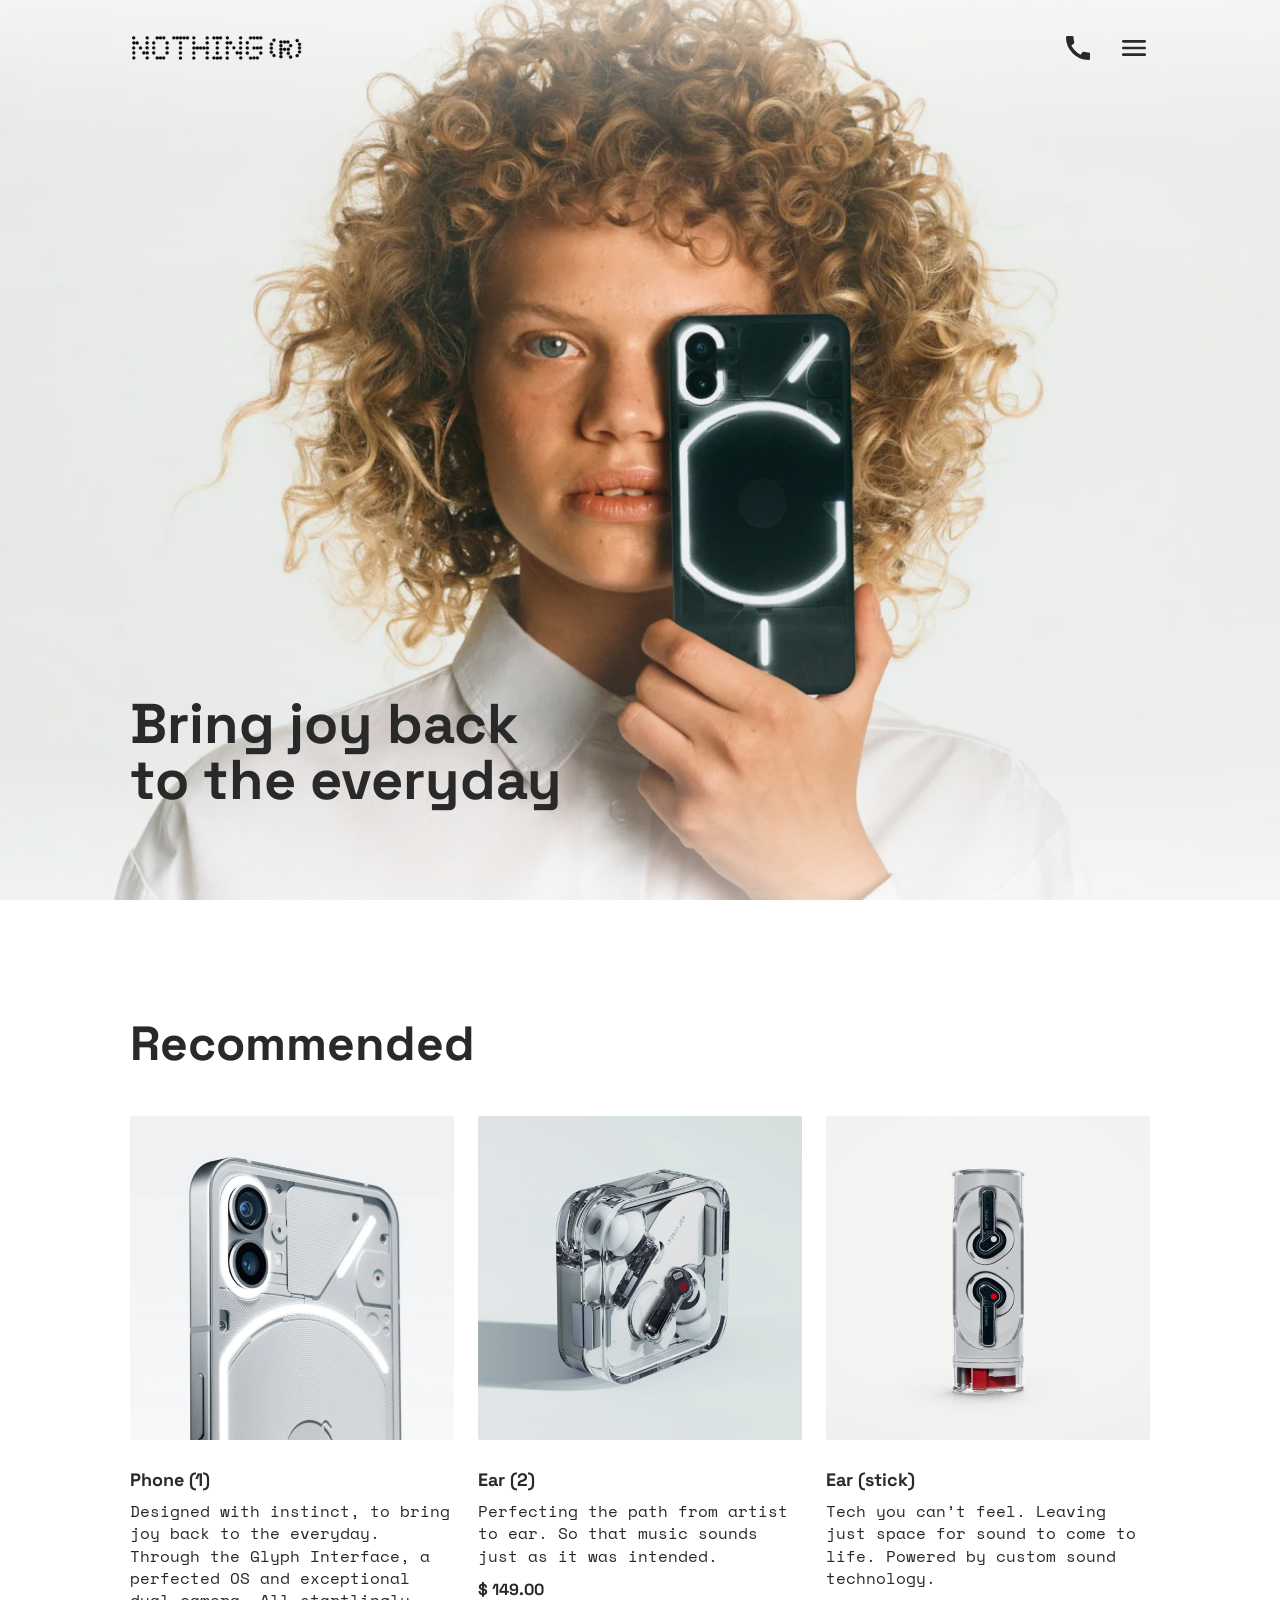
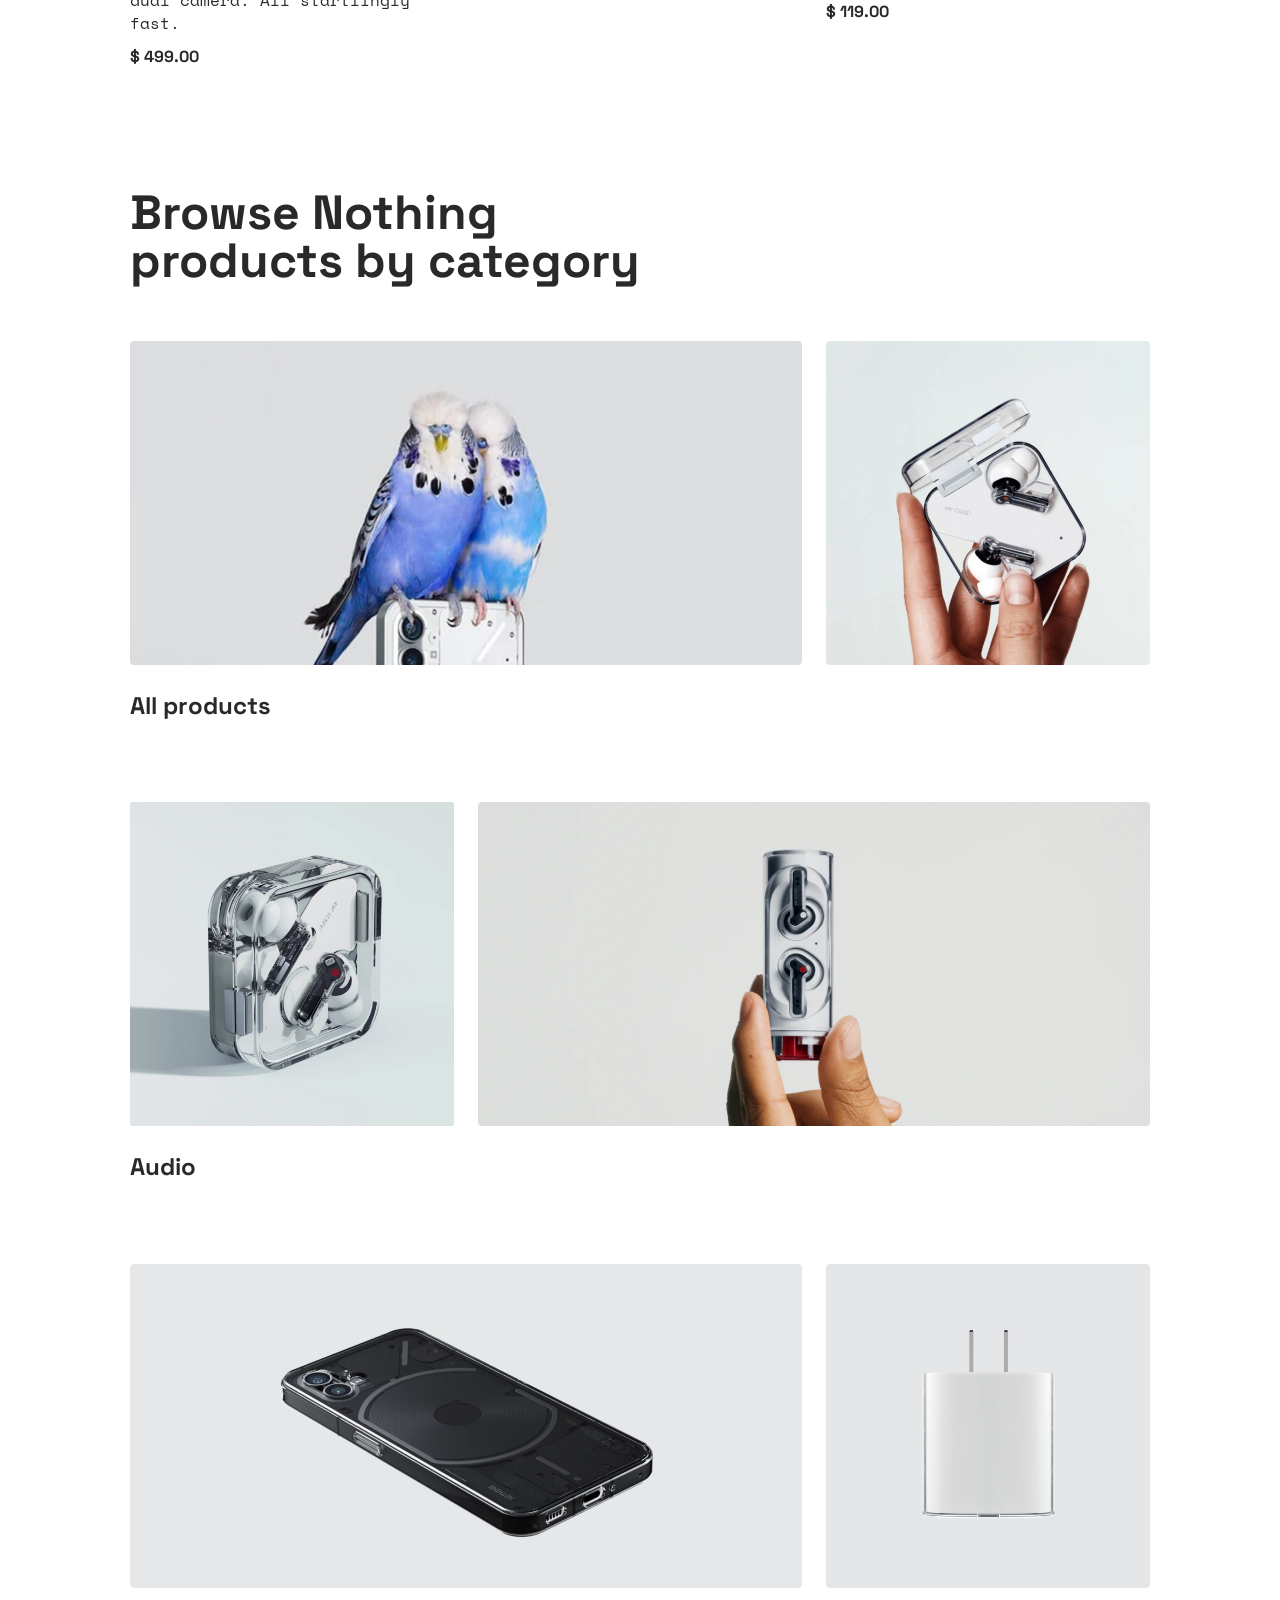
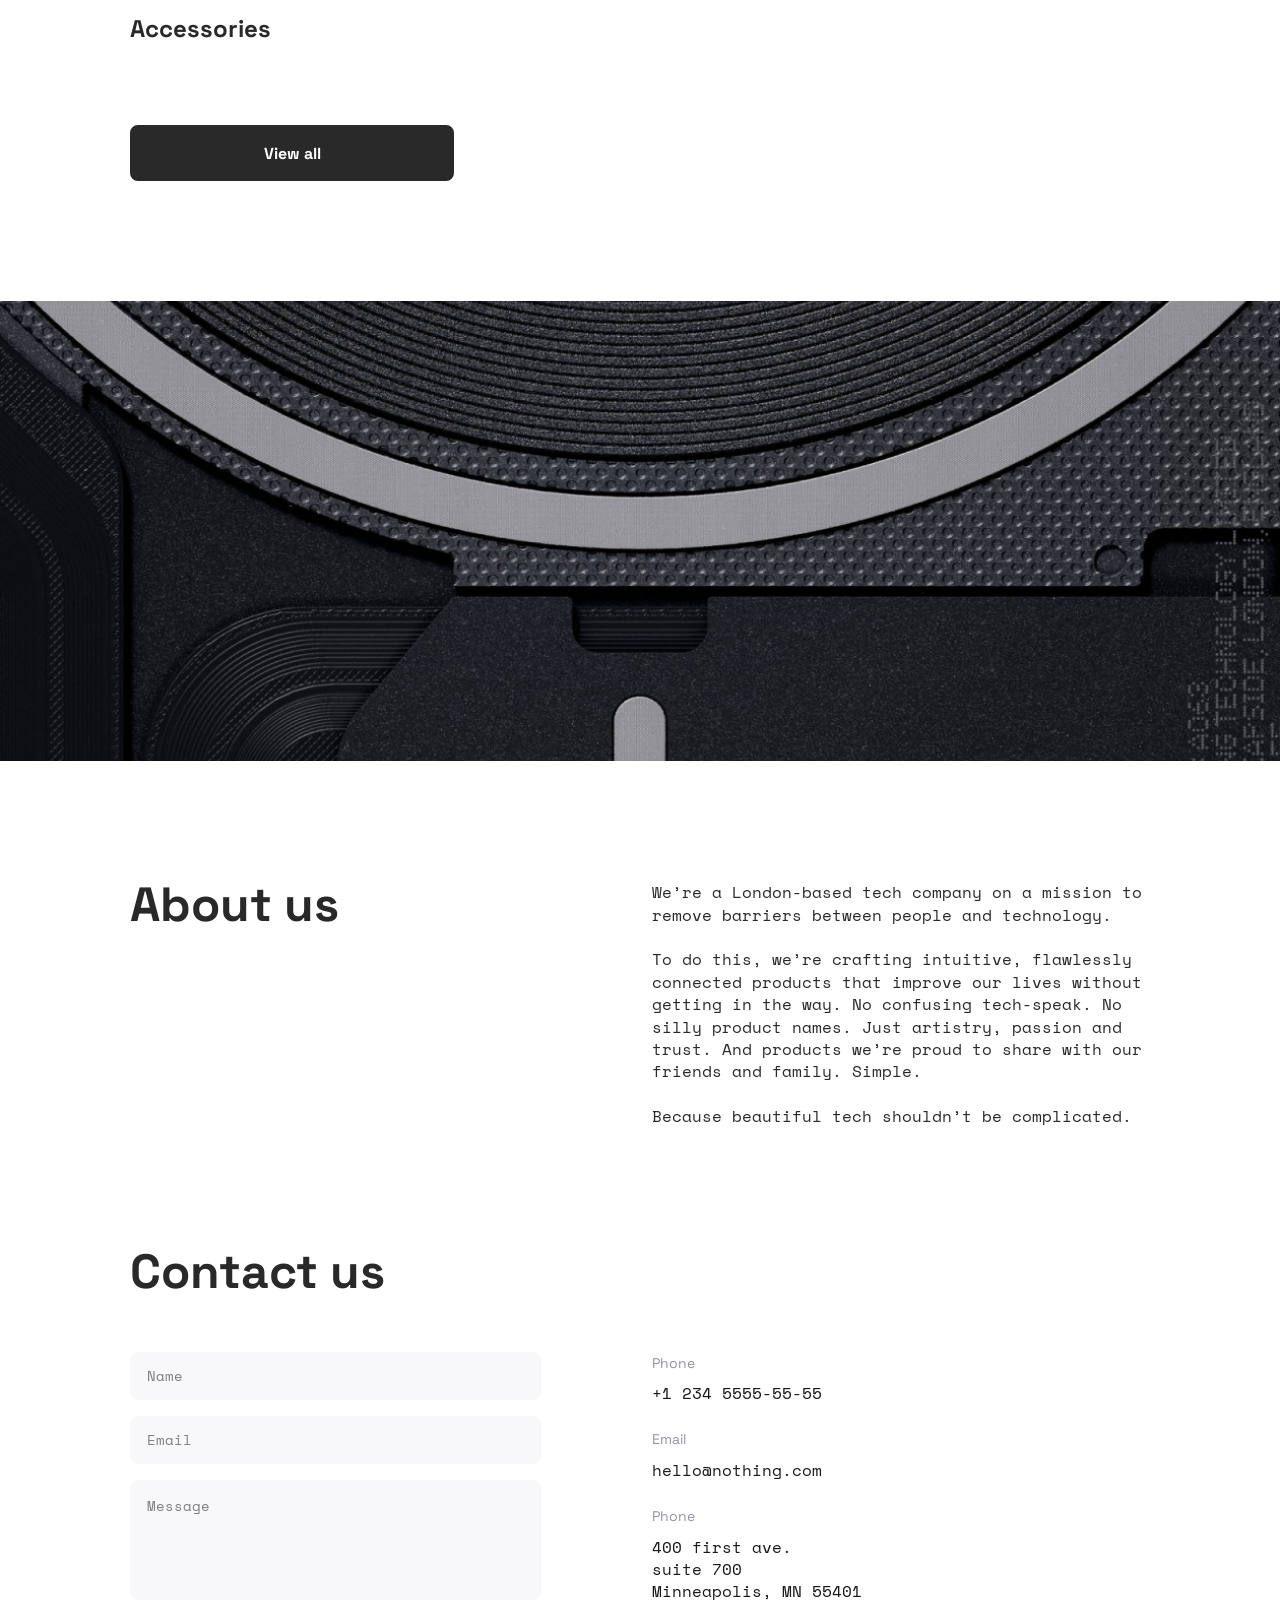
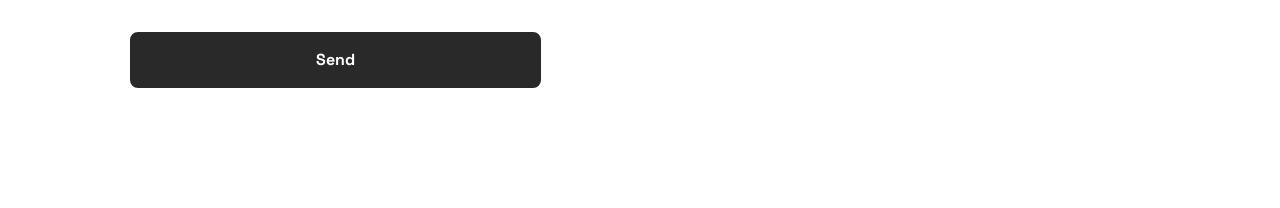
<file: index.html>
<!DOCTYPE html><html lang="en" class="page"><head><meta charset="UTF-8"><meta name="viewport" content="width=device-width, initial-scale=1.0"><title>Nothing(r)</title><link rel="shortcut icon" type="image/png" href="phone.cbb2e457.png"><link rel="stylesheet" href="main.7684e6df.css"><link rel="preconnect" href="https://fonts.googleapis.com"><link rel="preconnect" href="https://fonts.gstatic.com" crossorigin="anonymous"><link href="https://fonts.googleapis.com/css2?family=Space+Mono&display=swap" rel="stylesheet"><link href="https://fonts.googleapis.com/css2?family=Space+Grotesk:wght@700&family=Space+Mono&display=swap" rel="stylesheet"><script src="main.807e431f.js" defer></script></head><body class="page__body"> <header class="header"> <div class="container"> <div class="header__content"> <div class="header__top"> <div class="top-bar"> <a href="#" class="top-bar__logo-link"> <img src="Logo.f8baba95.png" alt="Nothing logo" class="top-bar__logo-img"> </a> <div class="top-bar__icons"> <div class="animation-handler"> <a href="tel:+1 234 5555-55-55" class="icon icon--phone animation-handler__icon"></a> <div class="animation-handler__number">+1 234 5555-55-55</div> </div> <a href="#menu" class="icon icon--menu"></a> </div> </div> </div> <div class="header__bottom"> <h1 class="title title--animated title--header animated"> Bring joy back <br> to the everyday </h1> </div> </div> </div> </header> <aside class="menu page__menu" id="menu"> <div class="container"> <div class="menu__top"> <div class="top-bar"> <a href="#" class="top-bar__logo-link"> <img src="Logo.f8baba95.png" alt="Nothing logo" class="top-bar__logo-img"> </a> <a href="#" class="icon icon--close"></a> </div> </div> <div class="menu__bottom"> <nav class="nav menu__nav"> <ul class="nav__list"> <li class="nav__item"> <a href="#recommended" class="nav__link title"> Products </a> </li> <li class="nav__item"> <a href="#store" class="nav__link title"> Store </a> </li> <li class="nav__item"> <a href="#about-us" class="nav__link title"> About us </a> </li> <li class="nav__item"> <a href="#contact-us" class="nav__link title"> Contact us </a> </li> </ul> </nav> <div class="menu__contacts"> <a href="tel:+1 234 5555-55-55" class="menu__phone-number">+1 234 5555-55-5</a> <a href="tel:+1 234 5555-55-55" class="menu__call-to-order">call to order</a> </div> </div> </div> </aside> <main class="main page__main"> <div class="container"> <section class="main__section recommended" id="recommended"> <h2 class="recommended__title title title--animated animated">Recommended</h2> <div class="recommended__products"> <article class="recommended__product product animated"> <a href="#" class="product__link"> <img src="phone.cbb2e457.png" alt="Phone" class="product__img"> <h3 class="product__title">Phone (1)</h3> </a> <p class="product__description"> Designed with instinct, to bring joy back to the everyday. Through the Glyph Interface, a perfected OS and exceptional dual camera. All startlingly fast. </p> <p class="product__price">$ 499.00</p> </article> <article class="recommended__product product animated"> <a href="#" class="product__link"> <img src="ear.e2eb79b2.png" alt="Phone" class="product__img"> <h3 class="product__title">Ear (2)</h3> </a> <p class="product__description"> Perfecting the path from artist to ear. So that music sounds just as it was intended. </p> <p class="product__price">$ 149.00</p> </article> <article class="recommended__product product animated"> <a href="#" class="product__link"> <img src="ear-stik-small.20ed0bf4.png" alt="Phone" class="product__img"> <h3 class="product__title">Ear (stick)</h3> </a> <p class="product__description"> Tech you can’t feel. Leaving just space for sound to come to life. Powered by custom sound technology. </p> <p class="product__price">$ 119.00</p> </article> </div> </section> <section class="main__section store animated" id="store"> <h2 class="title store__title animated"> Browse Nothing <br> products by category </h2> <div class="store__content"> <article class="store__section animated"> <div class="store__images"> <a href="#" class="store__img-link store__img-link--wide"> <img src="birds.d73205f3.png" alt="product sample" class="store__img"> </a> <a href="#" class="store__img-link store__img-link--square"> <img src="ear-in-arm.1a45406b.png" alt="product sample" class="store__img"> </a> </div> <a href="#store" class="store__link"> <h3 class="store__section-title">All products</h3> </a> </article> <article class="store__section animated"> <div class="store__images"> <a href="#" class="store__img-link store__img-link--square"> <img src="ear.e2eb79b2.png" alt="product sample" class="store__img"> </a> <a href="#" class="store__img-link store__img-link--wide"> <img src="ear-stick-big.736e6fba.png" alt="product sample" class="store__img"> </a> </div> <a href="#store" class="store__link"> <h3 class="store__section-title">Audio</h3> </a> </article> <article class="store__section animated"> <div class="store__images"> <a href="#" class="store__img-link store__img-link--wide"> <img src="blakc-phone-big.cbabb11c.png" alt="product sample" class="store__img"> </a> <a href="#" class="store__img-link store__img-link--square"> <img src="charge.3f415655.png" alt="product sample" class="store__img"> </a> </div> <a href="#store" class="store__link"> <h3 class="store__section-title">Accessories</h3> </a> </article> <a href="#store" class="store__btn button">View all</a> </div> </section> </div> <div class="separator page__separator"> </div> <div class="container"> <section class="main__section main__section--animated animated about-us" id="about-us"> <h2 class="about-us__title title">About us</h2> <article class="about-us__article"> <p class="about-us__p"> We’re a London-based tech company on a mission to remove barriers between people and technology. </p> <p class="about-us__p"> To do this, we’re crafting intuitive, flawlessly connected products that improve our lives without getting in the way. No confusing tech-speak. No silly product names. Just artistry, passion and trust. And products we’re proud to share with our friends and family. Simple. </p> <p class="about-us__p"> Because beautiful tech shouldn’t be complicated. </p> </article> </section> <section class="main__section main__section--animated animated contact-us" id="contact-us"> <h2 class="title contact-us__title">Contact us</h2> <div class="contact-us__content"> <form action="post" class="contact-us__form form" onsubmit="this.reset(); return false;"> <input type="text" id="name" placeholder="Name" class="form__item form__item--input" required> <input type="email" id="email" placeholder="Email" class="form__item form__item--input" required> <textarea name="message" id="message" placeholder="Message" class="form__item form__item--textarea" required></textarea> <button type="submit" class="form__btn button">Send</button> </form> <address class="contact-us__contacts"> <p class="contact-us__text">Phone</p> <a href="tel:+1 234 5555-55-55" class="contact-us__link">+1 234 5555-55-55</a> <p class="contact-us__text">Email</p> <a href="mailto:hello@nothing.com" class="contact-us__link">hello@nothing.com</a> <p class="contact-us__text">Phone</p> <a href="https://maps.app.goo.gl/jxtaTXYVizsdFdtV6" class="contact-us__link" target="_blank"> 400 first ave. <br> suite 700 <br> Minneapolis, MN 55401 </a> </address> </div> </section> </div> </main> </body></html>
</file>
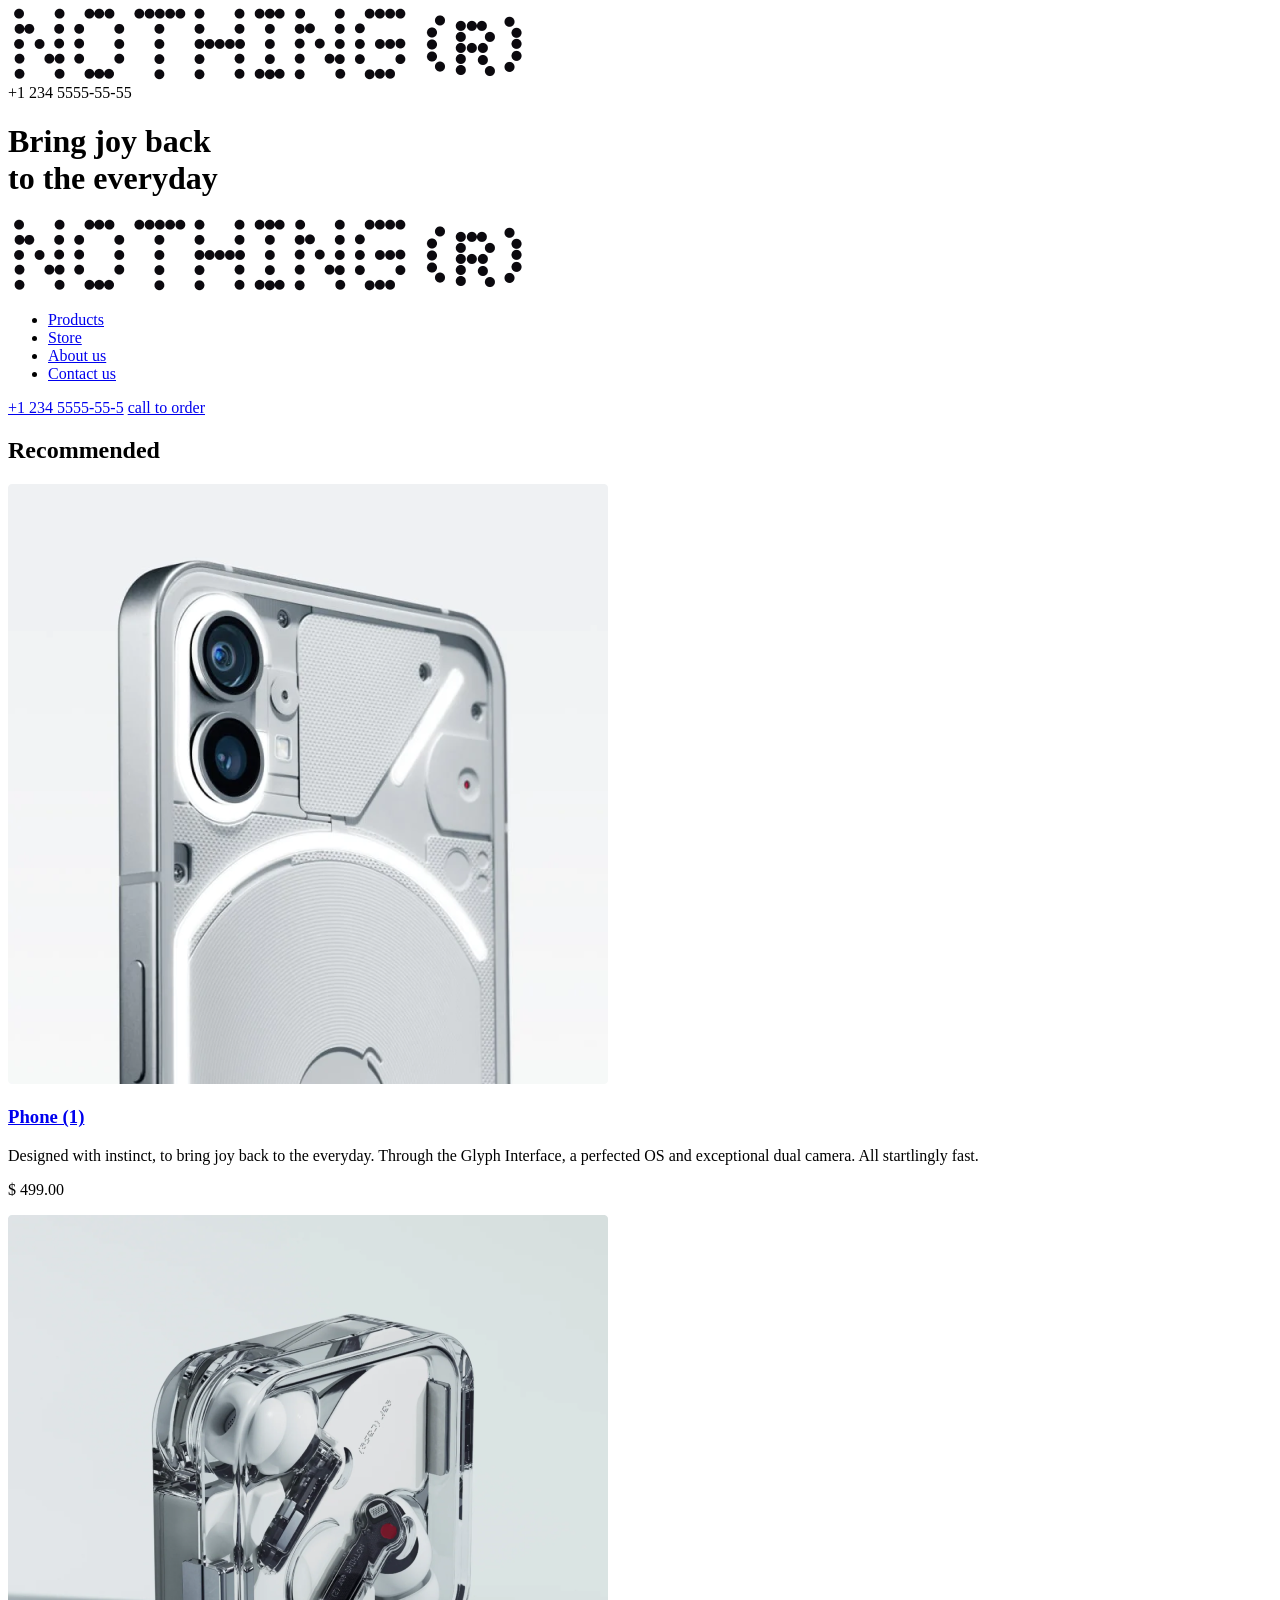
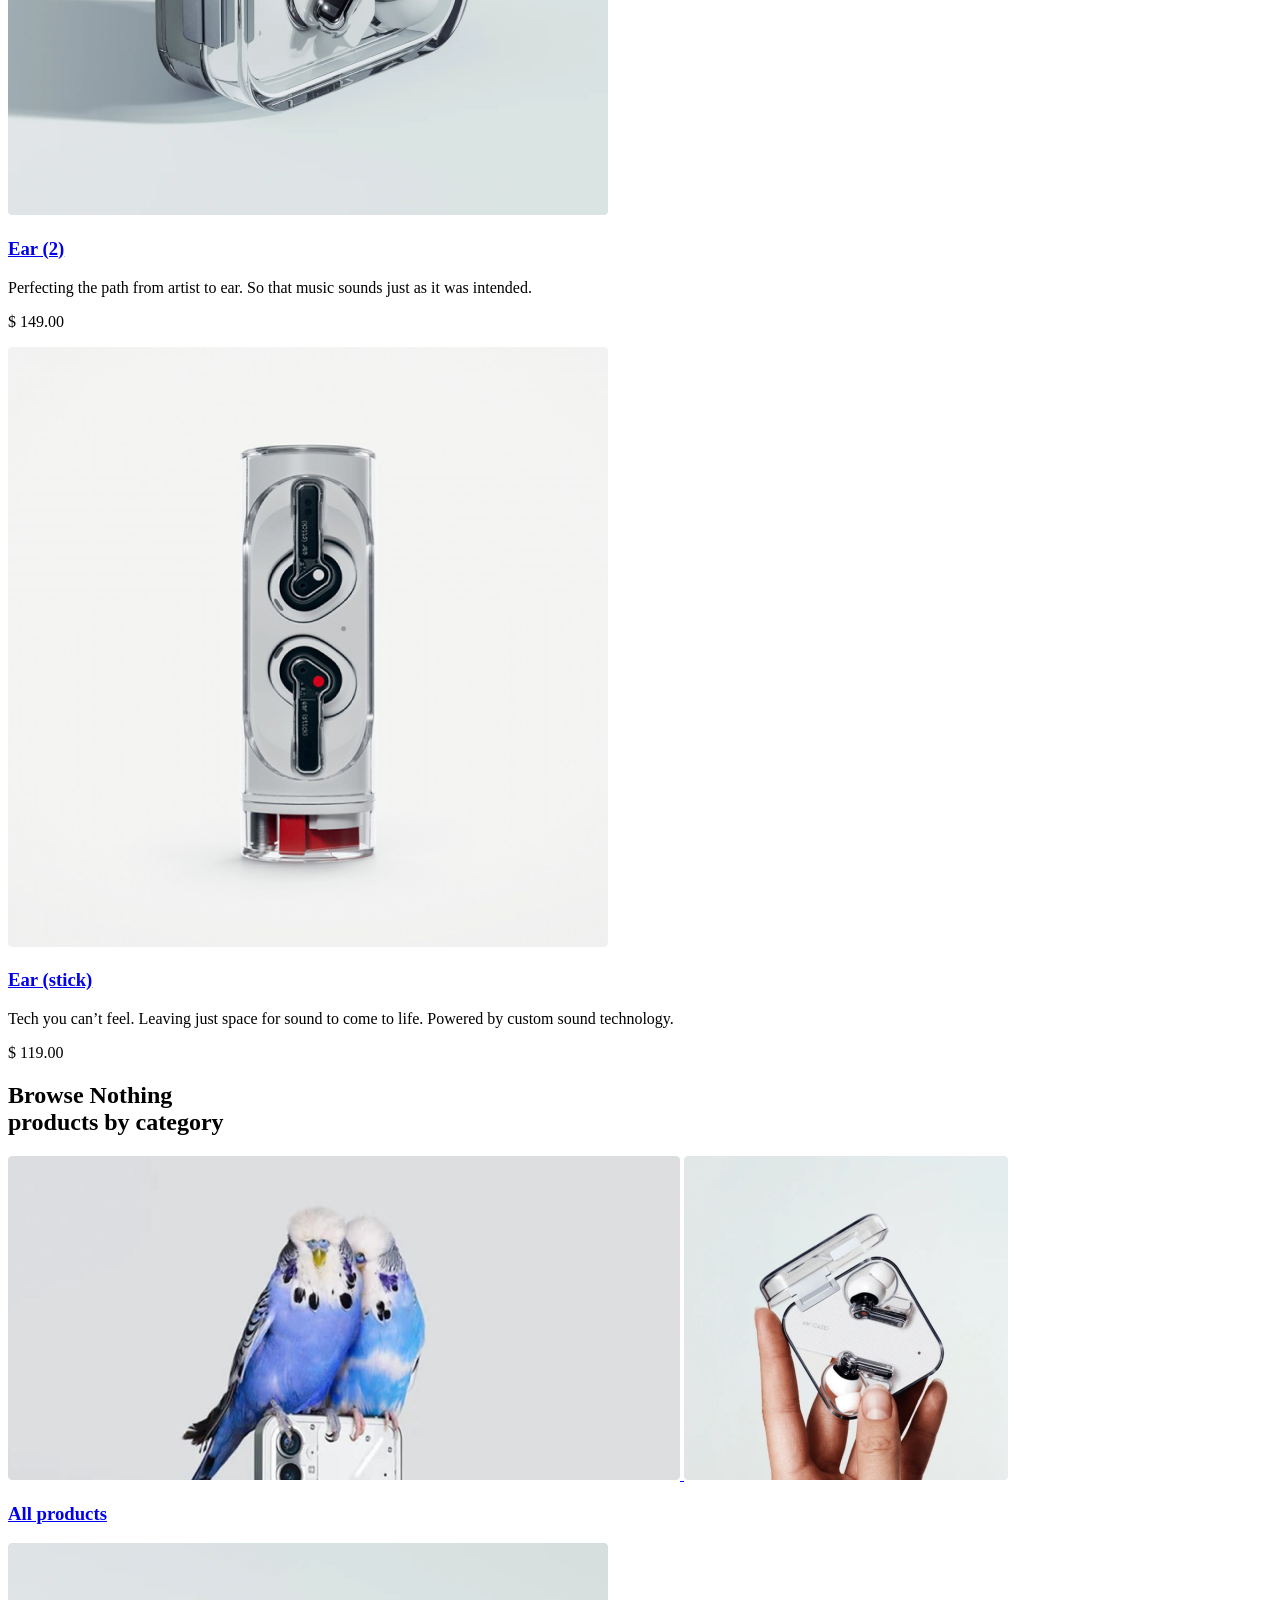
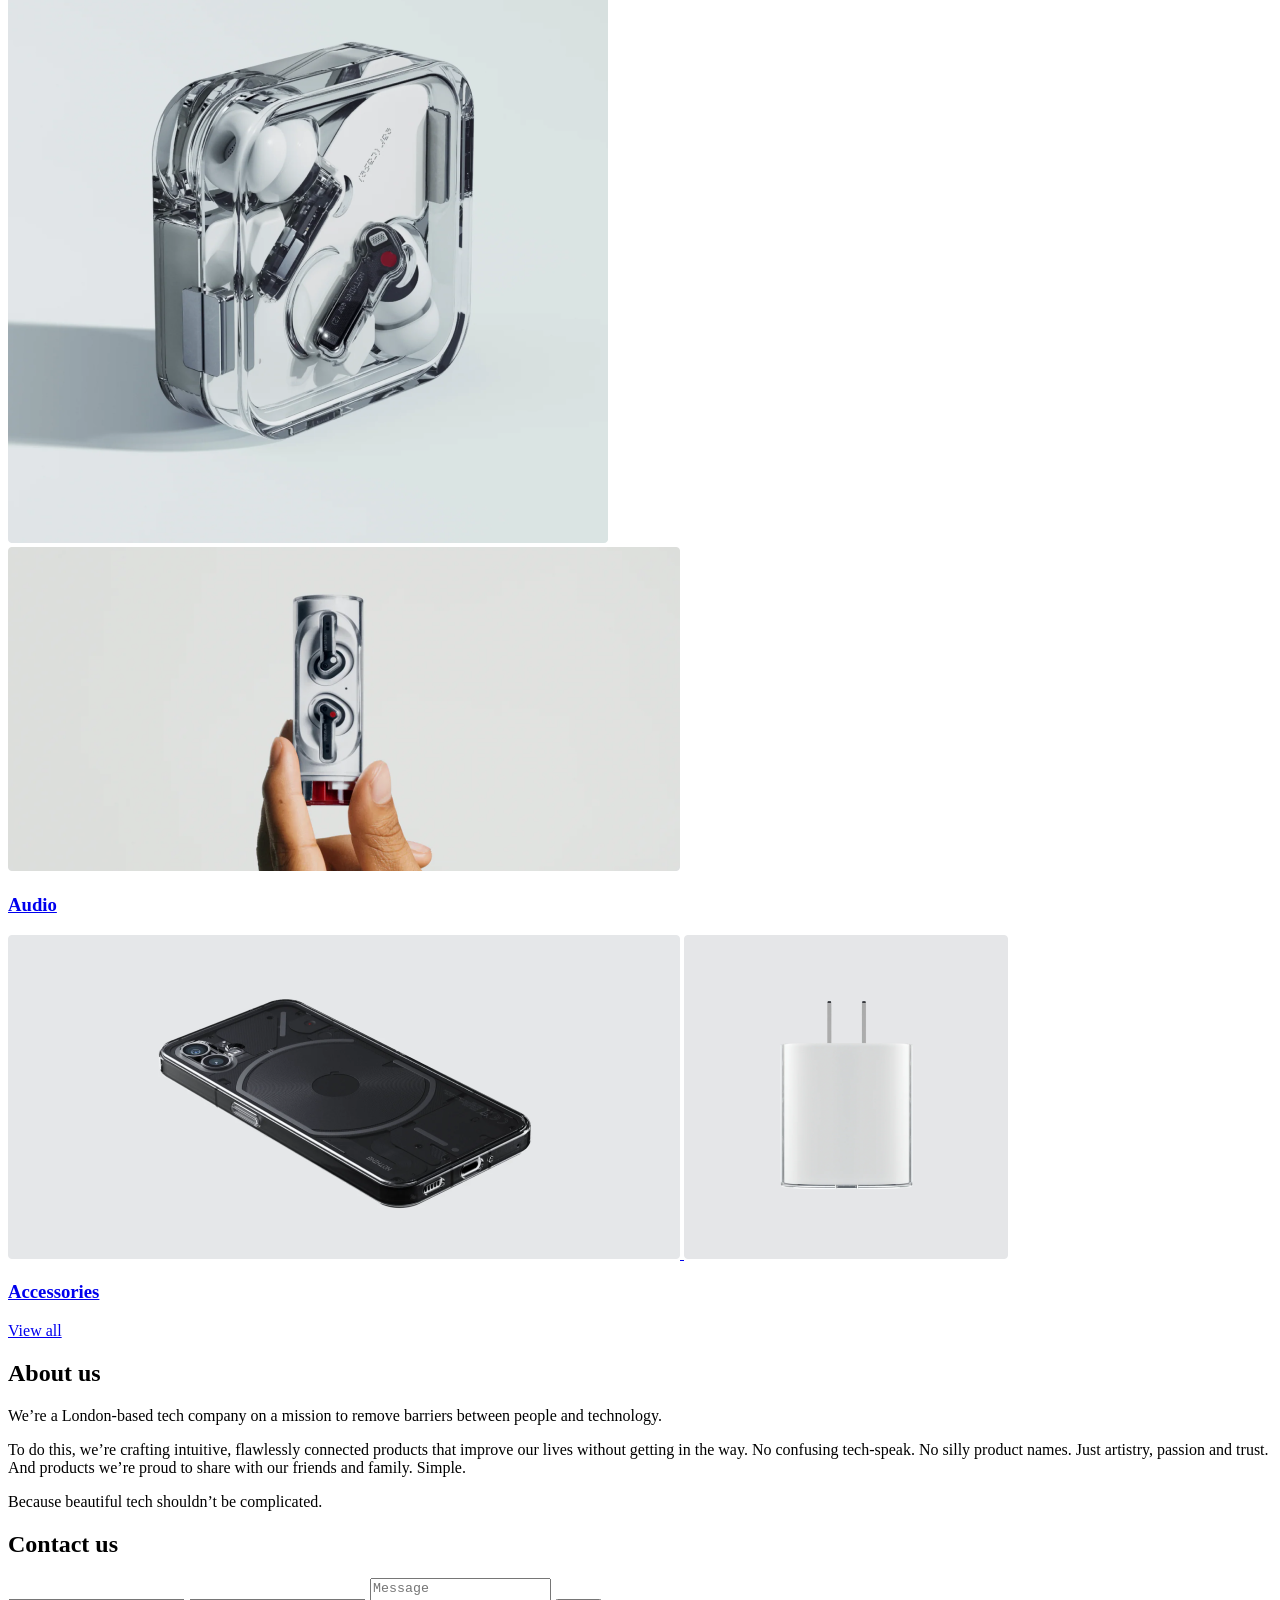
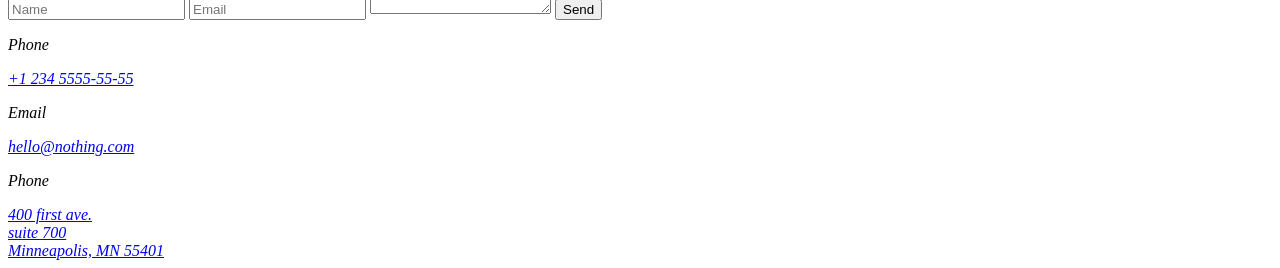
<file: src/index.html>
<!DOCTYPE html>
<html lang="en" class="page">
  <head>
    <meta charset="UTF-8">
    <meta name="viewport" content="width=device-width, initial-scale=1.0">
    <title>Nothing(r)</title>
    <link
      rel="shortcut icon"
      type="image/png"
      href="./images/phone.png"
    >
    <link rel="stylesheet" href="./styles/main.scss">
    <link rel="preconnect" href="https://fonts.googleapis.com">
    <link
      rel="preconnect"
      href="https://fonts.gstatic.com"
      crossorigin="anonymous"
    >
    <link href="https://fonts.googleapis.com/css2?family=Space+Mono&display=swap" rel="stylesheet">
    <link href="https://fonts.googleapis.com/css2?family=Space+Grotesk:wght@700&family=Space+Mono&display=swap"
      rel="stylesheet">
    <script src="scripts/main.js" defer></script>
  </head>
  <body class="page__body">
    <header class="header">
      <div class="container">
        <div class="header__content">
          <div class="header__top">
            <div class="top-bar">
              <a href="#" class="top-bar__logo-link">
                <img 
                  src="./images/Logo.png"
                  alt="Nothing logo"
                  class="top-bar__logo-img"
                >
              </a>

              <div class="top-bar__icons">
                <div class="animation-handler">
                  <a href="tel:+1 234 5555-55-55" class="icon icon--phone animation-handler__icon"></a>
                  <div class="animation-handler__number">+1 234 5555-55-55</div>
                </div>

                <a href="#menu" class="icon icon--menu"></a>
              </div>
            </div>
          </div>
          <div class="header__bottom">
            <h1 class="title title--animated title--header animated">
              Bring joy back
              <br>
              to the everyday
            </h1>
          </div>
        </div>
      </div>
    </header>

    <aside class="menu page__menu" id="menu">
      <div class="container">
        <div class="menu__top">
          <div class="top-bar">
            <a href="#" class="top-bar__logo-link">
              <img
                src="./images/Logo.png"
                alt="Nothing logo"
                class="top-bar__logo-img"
              >
            </a>
            <a href="#" class="icon icon--close"></a>
          </div>
        </div>
        <div class="menu__bottom">
          <nav class="nav menu__nav">
            <ul class="nav__list">
              <li class="nav__item">
                <a href="#recommended" class="nav__link title">
                  Products
                </a>
              </li>
              <li class="nav__item">
                <a href="#store" class="nav__link title">
                  Store
                </a>
              </li>
              <li class="nav__item">
                <a href="#about-us" class="nav__link title">
                  About us
                </a>
              </li>
              <li class="nav__item">
                <a href="#contact-us" class="nav__link title">
                  Contact us
                </a>
              </li>
            </ul>
          </nav>
          <div class="menu__contacts">
            <a href="tel:+1 234 5555-55-55" class="menu__phone-number">+1 234 5555-55-5</a>
            <a href="tel:+1 234 5555-55-55" class="menu__call-to-order">call to order</a>
          </div>
        </div>
      </div>
    </aside>

    <main class="main page__main">
      <div class="container">
        <section class="main__section recommended" id="recommended">
          <h2 class="recommended__title title title--animated animated">Recommended</h2>
          <div class="recommended__products">
            <article class="recommended__product product animated">
              <a href="#" class="product__link">
                <img
                  src="./images/phone.png"
                  alt="Phone"
                  class="product__img"
                >
                <h3 class="product__title">Phone (1)</h3>
              </a>
              <p class="product__description">
                Designed with instinct, to bring joy back to the everyday. Through the Glyph Interface, a perfected OS and exceptional
                dual camera. All startlingly fast.
              </p>
              <p class="product__price">$ 499.00</p>
            </article>

            <article class="recommended__product product animated">
              <a href="#" class="product__link">
                <img 
                  src="./images/ear.png"
                  alt="Phone"
                  class="product__img"
                >
                <h3 class="product__title">Ear (2)</h3>
              </a>
              <p class="product__description">
                Perfecting the path from artist to ear. So that music sounds just as it was intended.
              </p>
              <p class="product__price">$ 149.00</p>
            </article>

            <article class="recommended__product product animated">
              <a href="#" class="product__link">
                <img
                  src="./images/ear-stik-small.png"
                  alt="Phone"
                  class="product__img"
                >
                <h3 class="product__title">Ear (stick)</h3>
              </a>
              <p class="product__description">
                Tech you can’t feel. Leaving just space for sound to come to life. Powered by custom sound technology.
              </p>
              <p class="product__price">$ 119.00</p>
            </article>
          </div>
        </section>

        <section class="main__section store animated" id="store">
          <h2 class="title store__title animated">
            Browse Nothing 
            <br>
            products by category
          </h2>

          <div class="store__content">
            <article class="store__section animated">
              <div class="store__images">
                <a href="#" class="store__img-link store__img-link--wide">
                  <img 
                    src="./images/birds.png"
                    alt="product sample"
                    class="store__img"
                  >
                </a>
                <a href="#" class="store__img-link store__img-link--square">
                  <img
                    src="./images/ear-in-arm.png"
                    alt="product sample"
                    class="store__img"
                  >
                </a>
              </div>
              <a href="#store" class="store__link">
                <h3 class="store__section-title">All products</h3>
              </a>
            </article>

            <article class="store__section animated">
              <div class="store__images">
                <a href="#" class="store__img-link store__img-link--square">
                  <img
                    src="./images/ear.png"
                    alt="product sample"
                    class="store__img"
                  >
                </a>
                <a href="#" class="store__img-link store__img-link--wide">
                  <img
                    src="./images/ear-stick-big.png"
                    alt="product sample"
                    class="store__img"
                  >
                </a>
              </div>
              <a href="#store" class="store__link">
                <h3 class="store__section-title">Audio</h3>
              </a>
            </article>

            <article class="store__section animated">
              <div class="store__images">
                <a href="#" class="store__img-link store__img-link--wide">
                  <img
                    src="./images/blakc-phone-big.png"
                    alt="product sample"
                    class="store__img"
                  >
                </a>
                <a href="#" class="store__img-link store__img-link--square">
                  <img
                    src="./images/charge.png"
                    alt="product sample"
                    class="store__img"
                  >
                </a>
              </div>
              <a href="#store" class="store__link">
                <h3 class="store__section-title">Accessories</h3>
              </a>
            </article>

            <a href="#store" class="store__btn button">View all</a>
          </div>
        </section>
      </div>

      <div class="separator page__separator">
      </div>

      <div class="container">
        <section class="main__section main__section--animated animated about-us " id="about-us">
          <h2 class="about-us__title title">About us</h2>
          <article class="about-us__article">
            <p class="about-us__p">
              We’re a London-based tech company on a mission to remove barriers between people and technology.
            </p>
            <p class="about-us__p">
              To do this, we’re crafting intuitive, flawlessly connected products that improve our lives without getting in the way.
              No confusing tech-speak. No silly product names. Just artistry, passion and trust. And products we’re proud to share
              with our friends and family. Simple.
            </p>
            <p class="about-us__p">
              Because beautiful tech shouldn’t be complicated.
            </p>
          </article>
        </section>

        <section class="main__section main__section--animated animated contact-us " id="contact-us">
          <h2 class="title contact-us__title">Contact us</h2>

          <div class="contact-us__content">
            <form 
              action="post"
              class="contact-us__form form"
              onsubmit="this.reset(); return false;"
            >
              <input
                type="text"
                id="name"
                placeholder="Name"
                class="form__item form__item--input"
                required
              >

              <input
                type="email"
                id="email"
                placeholder="Email"
                class="form__item form__item--input"
                required
              >

              <textarea
                name="message"
                id="message"
                placeholder="Message"
                class="form__item form__item--textarea"
                required
              ></textarea>

              <button type="submit" class=" form__btn button">Send</button>
            </form>

            <address class="contact-us__contacts">
              <p class="contact-us__text">Phone</p>
              <a href="tel:+1 234 5555-55-55" class="contact-us__link">+1 234 5555-55-55</a>

              <p class="contact-us__text">Email</p>
              <a href="mailto:hello@nothing.com" class="contact-us__link">hello@nothing.com</a>

              <p class="contact-us__text">Phone</p>
              <a
                href="https://maps.app.goo.gl/jxtaTXYVizsdFdtV6"
                class="contact-us__link"
                target="_blank"
              >
                400 first ave.
                <br>
                suite 700
                <br>
                Minneapolis, MN 55401
              </a>
            </address>
          </div>
        </section>
      </div>
    </main>
  </body>
</html>
</file>
<file: main.7684e6df.css>
.page{font-family:Space Mono,monospace;color:#292929;scroll-behavior:smooth;font-size:16px;line-height:1.4em}.page:has(.page__menu:target){overflow:hidden}.page__body{min-width:320px;margin:0 0 64px}@media (min-width:744px){.page__body{margin-bottom:120px}}.page__menu{position:fixed;top:0;width:100%;transform:translateX(100%);pointer-events:none;transition:.3s}.page__menu:target{transform:translateX(0);pointer-events:all}.page__separator{margin-top:96px}@media (min-width:744px){.page__separator{margin-top:120px}}.container{min-width:350px;padding-inline:20px}@media (min-width:744px){.container{padding-inline:72px}}@media (min-width:1024px){.container{max-width:1020px;margin-inline:auto;padding-inline:120px}}.header{background-image:url(header-bg-small.d3c9b53e.png);background-size:cover;background-position:50%}.header__content{box-sizing:border-box;height:100vh;display:flex;flex-direction:column;justify-content:space-between}.header__bottom{padding-block:40px}@media (min-width:744px){.header__bottom{padding-block:65px}}@media (min-width:1024px){.header__bottom{padding-block:92px}}.animation-handler{display:flex;flex-direction:row-reverse;justify-content:center;margin-right:24px}.animation-handler__number{display:flex;align-items:center;font-weight:700;opacity:0;transition:opacity .3s;padding-right:20px}.animation-handler__icon:hover~.animation-handler__number{opacity:1;transition:opacity .3s}.top-bar{padding-block:24px;display:flex;justify-content:space-between;align-items:center}@media (min-width:744px){.top-bar{padding-block:32px}}.top-bar__logo-img{height:16px;width:125px;display:flex;align-self:center;transition:transform,.3s}@media (min-width:744px){.top-bar__logo-img{height:24px;width:172px}}.top-bar__logo-img:hover{transform:scale(1.1)}.top-bar__icons{display:flex}.title{font-family:Space Grotesk,sans-serif;font-size:32px;font-weight:700;line-height:1em;text-align:left;margin:0}@media (min-width:744px){.title{font-size:40px}}@media (min-width:1024px){.title{font-size:48px}}.title--animated{transform:translateY(50%);opacity:0;transition:all .8s}.title--header{font-size:36px;transition-delay:.2s}@media (min-width:744px){.title--header{font-size:48px}}@media (min-width:1024px){.title--header{font-size:56px}}.icon{display:block;height:24px;width:24px;background-size:cover;transition:transform,.3s}@media (min-width:744px){.icon{height:32px;width:32px}}.icon:hover{transform:scale(1.2)}.icon--phone{background-image:url(Icon-Phone-call.766c43ee.svg)}.icon--menu{background-image:url(Icon-Burger-menu.7ba546b0.svg);transition:.3s}.icon--menu:hover{background-image:url(Icon-Burger-menu-hover.23e1ce64.svg)}.icon--close{margin-right:16px;background-image:url(Icon-Close.2fa8315e.svg)}.menu{height:100vh;background-color:#e5e6e8;overflow:auto;z-index:1}.menu__top{margin-bottom:32px;position:sticky;top:0;z-index:1}@media (min-width:744px){.menu__top{margin-bottom:56px}}.menu__nav{margin-bottom:48px}.menu__contacts{display:flex;flex-direction:column;font-size:16px;font-weight:700;letter-spacing:2px;line-height:1.4em}.menu__call-to-order{display:block;width:fit-content;padding-bottom:4px;border-bottom:1px solid #292929;color:inherit;text-decoration:none;text-transform:uppercase}.menu__phone-number{color:inherit;text-decoration:none;margin-bottom:16px}.nav__list{margin:0;padding:0;list-style:none;display:flex;flex-direction:column;gap:32px}.nav__item{display:block}.nav__link{position:relative;text-decoration:none;color:inherit;font-size:22px;letter-spacing:2px}.nav__link:after{content:"";position:absolute;bottom:-4px;display:block;background-color:#292929;width:100%;height:1px;transition:transform .3s;transform:scale(0);transform-origin:left}.nav__link:hover:after{transform:scale(1)}.main__section{padding-top:96px}@media (min-width:744px){.main__section{padding-top:120px}}.main__section--animated{transform:translateY(20%);opacity:0;transition:all,.8s}.recommended__title{margin:0 0 48px}.recommended__products{--columns:2;display:grid;grid-template-columns:repeat(var(--columns),1fr);column-gap:20px;row-gap:40px}@media (min-width:744px){.recommended__products{--columns:6;column-gap:24px}}@media (min-width:1024px){.recommended__products{--columns:12}}@media (min-width:744px){.recommended__products{row-gap:56px}}.recommended__product{grid-column:1/-1;transform:translateY(10%);opacity:0;transition:all,2s}@media (min-width:1024px){.recommended__product{grid-column:span 4}}.recommended__product:first-child{transition:all .8s ease 0s}.recommended__product:nth-child(2){transition:all .8s ease .4s}.recommended__product:nth-child(3){transition:all .8s ease .6s}.product__link{text-decoration:none;color:inherit}.product__img{width:100%;margin-bottom:24px;transition:transform,.3s}.product__img:hover{transform:scale(1.1)}.product__title{display:block;margin:0 0 8px;font-family:Space Grotesk,sans-serif;font-size:18px;font-weight:700}.product__title:hover{color:#808385}.product__description{margin:0 0 12px}.product__price{margin:0;font-family:Space Grotesk,sans-serif;font-weight:700}.store__title{width:280px;margin-bottom:48px}@media (min-width:744px){.store__title{width:max-content}}@media (min-width:1024px){.store__title{margin-bottom:56px}}.store__content{--columns:2;display:grid;grid-template-columns:repeat(var(--columns),1fr);column-gap:20px;row-gap:40px}@media (min-width:744px){.store__content{--columns:6;column-gap:24px}}@media (min-width:1024px){.store__content{--columns:12}}@media (min-width:744px){.store__content{row-gap:56px}}.store__section{grid-column:1/-1;opacity:0;transition:all,.8s}.store__section:nth-child(odd){transform:translateX(5%)}.store__section:nth-child(2n){transform:translateX(-5%)}.store__images{--columns:2;display:grid;grid-template-columns:repeat(var(--columns),1fr);column-gap:20px;margin-bottom:16px}@media (min-width:744px){.store__images{--columns:6;column-gap:24px}}@media (min-width:1024px){.store__images{--columns:12}}.store__img-link{position:relative}@media (min-width:744px){.store__img-link--wide{grid-column:span 4}}@media (min-width:1024px){.store__img-link--wide{grid-column:span 8}}.store__img-link--square{height:0;padding-bottom:100%}@media (min-width:744px){.store__img-link--square{grid-column:span 2}}@media (min-width:1024px){.store__img-link--square{grid-column:span 4}}.store__img{width:100%;height:100%;object-fit:cover;position:absolute;transition:transform,.3s}.store__img:hover{transform:scale(1.05)}.store__link{text-decoration:none;color:inherit}.store__link:hover{color:#808385}.store__section-title{font-family:Space Grotesk,sans-serif;font-size:18px;font-weight:700;line-height:1.4em}@media (min-width:744px){.store__section-title{font-size:24px}}.store__btn{text-decoration:none;grid-column:1/-1}@media (min-width:1024px){.store__btn{grid-column:span 4}}.about-us{--columns:2;display:grid;grid-template-columns:repeat(var(--columns),1fr);column-gap:20px}@media (min-width:744px){.about-us{--columns:6;column-gap:24px}}@media (min-width:1024px){.about-us{--columns:12}}.about-us__title{margin-bottom:24px;grid-column:1/-1}@media (min-width:744px){.about-us__title{grid-column:span 3}}@media (min-width:1024px){.about-us__title{grid-column:span 6}}.about-us__article{display:grid;row-gap:22.4px;grid-column:1/-1}@media (min-width:744px){.about-us__article{grid-column:span 3}}@media (min-width:1024px){.about-us__article{grid-column:span 6}}.about-us__p{margin:0}.button{display:flex;align-items:center;justify-content:center;width:100%;color:#fff;text-align:center;font-family:Space Grotesk,sans-serif;font-size:16px;font-weight:700;line-height:1.7;cursor:pointer;height:56px;box-sizing:border-box;border:2px solid #292929;border-radius:8px;background-color:#292929;transition:all .3s}.button:hover{color:#292929;border:2px solid #f0f1f4;background-color:#f8f8fa}.button:active{color:fff;background-color:#111}.separator{height:200px;width:100%;background-image:url(footer-small.0d937940.png);background-size:cover;background-position:50%;background-repeat:no-repeat}@media (min-width:744px){.separator{background-image:url(footer-big.faa12daf.png);height:400px}}@media (min-width:1024px){.separator{height:460px}}.contact-us__title{margin-bottom:48px}@media (min-width:744px){.contact-us__title{margin-bottom:56px}}@media (min-width:1024px){.contact-us__content{--columns:2;display:grid;grid-template-columns:repeat(var(--columns),1fr);column-gap:20px}}@media (min-width:1024px) and (min-width:744px){.contact-us__content{--columns:6;column-gap:24px}}@media (min-width:1024px) and (min-width:1024px){.contact-us__content{--columns:12}}.contact-us__form{margin-bottom:48px}@media (min-width:744px){.contact-us__form{margin-bottom:80px}}@media (min-width:1024px){.contact-us__form{margin-bottom:0;grid-column:span 5}}.contact-us__contacts{font-style:normal}@media (min-width:1024px){.contact-us__contacts{grid-column:7/-1}}.contact-us__text{margin:0 0 8px;color:#9393a3;font-family:Space Grotesk,sans-serif;font-size:14px;font-weight:400}.contact-us__link{display:block;text-decoration:none;color:#191919;margin-bottom:24px}.contact-us__link:hover{color:#808385}.form{width:100%}.form__item{display:block;box-sizing:border-box;width:100%;padding:14px 16px;border:1px solid #f8f8fa;border-radius:8px;background-color:#f8f8fa;font-family:inherit;font-size:14px;color:inherit}.form__item:-webkit-autofill{box-shadow:inset 1px 1px 1px 100px #f8f8fa;background-color:transparent}.form__item::placeholder{color:#7e7e83}.form__item:hover{border:1px solid #d5d7de}.form__item:active{border:1px solid #292929}.form__item--input{height:48px;margin-bottom:16px}.form__item--textarea{height:120px;margin-bottom:32px;resize:none}
/*# sourceMappingURL=main.7684e6df.css.map */
</file>
